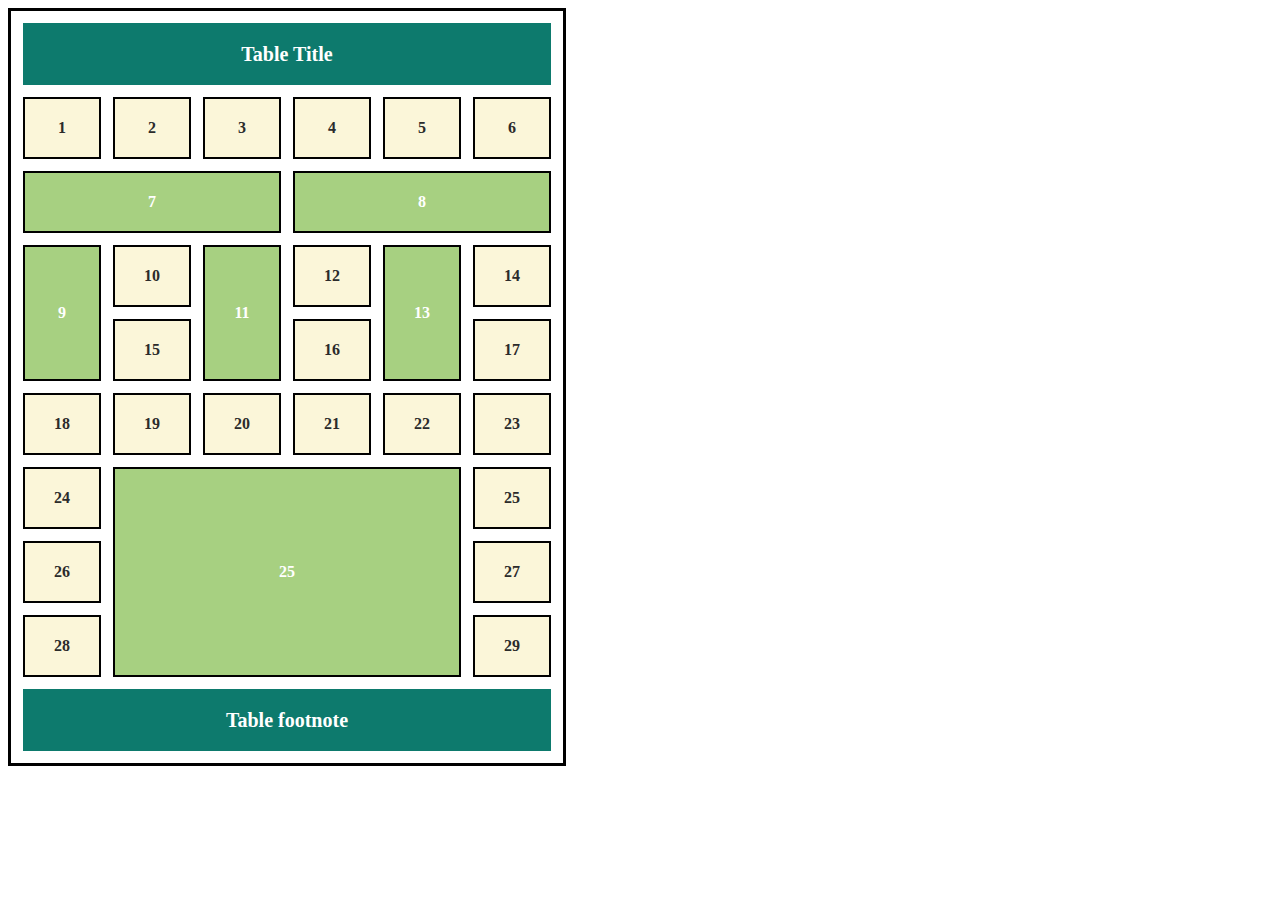
<file: index.html>
<!DOCTYPE html>
<html lang="en">
<head>
  <meta charset="UTF-8">
  <title>Scoped Grid</title>
  <style>

    table {
      border-collapse: separate;
      border-spacing: 12px;
      background: white;
      border: 3px solid black;
    }

    th, td {
      min-width: 72px;
      height: 56px;
      text-align: center;
      vertical-align: middle;
      font-weight: 700;
      border: 2px solid black;
    }

    th[scope="col"] {
      background: #0d7a6d;
      color: #fff;
      border-color: #0d7a6d;
      font-size: 20px;
    }

    td[scope="normal"] {
      background: #fbf6d9;
      color: #2b2b2b;
    }

    td[scope="green"] {
      background: #a7d081;
      color: #ffffff;
    }
  </style>
</head>
<body>

<table>
  <tr>
    <th scope="col" colspan="6">Table Title</th>
  </tr>

  <tr>
    <td scope="normal">1</td>
    <td scope="normal">2</td>
    <td scope="normal">3</td>
    <td scope="normal">4</td>
    <td scope="normal">5</td>
    <td scope="normal">6</td>
  </tr>

  <tr>
    <td scope="green" colspan="3">7</td>
    <td scope="green" colspan="3">8</td>
  </tr>

  <tr>
    <td scope="green" rowspan="2">9</td>
    <td scope="normal">10</td>
    <td scope="green" rowspan="2">11</td>
    <td scope="normal">12</td>
    <td scope="green" rowspan="2">13</td>
    <td scope="normal">14</td>
  </tr>

  <tr>
    <td scope="normal">15</td>
    <td scope="normal">16</td>
    <td scope="normal">17</td>
  </tr>

  <tr>
    <td scope="normal">18</td>
    <td scope="normal">19</td>
    <td scope="normal">20</td>
    <td scope="normal">21</td>
    <td scope="normal">22</td>
    <td scope="normal">23</td>
  </tr>

  <tr>
    <td scope="normal">24</td>
    <td scope="green" colspan="4" rowspan="3">25</td>
    <td scope="normal">25</td>
  </tr>

  <tr>
    <td scope="normal">26</td>
    <td scope="normal">27</td>
  </tr>

  <tr>
    <td scope="normal">28</td>
    <td scope="normal">29</td>
  </tr>

  <tr>
    <th scope="col" colspan="6">Table footnote</th>
  </tr>
</table>

</body>
</html>
</file>
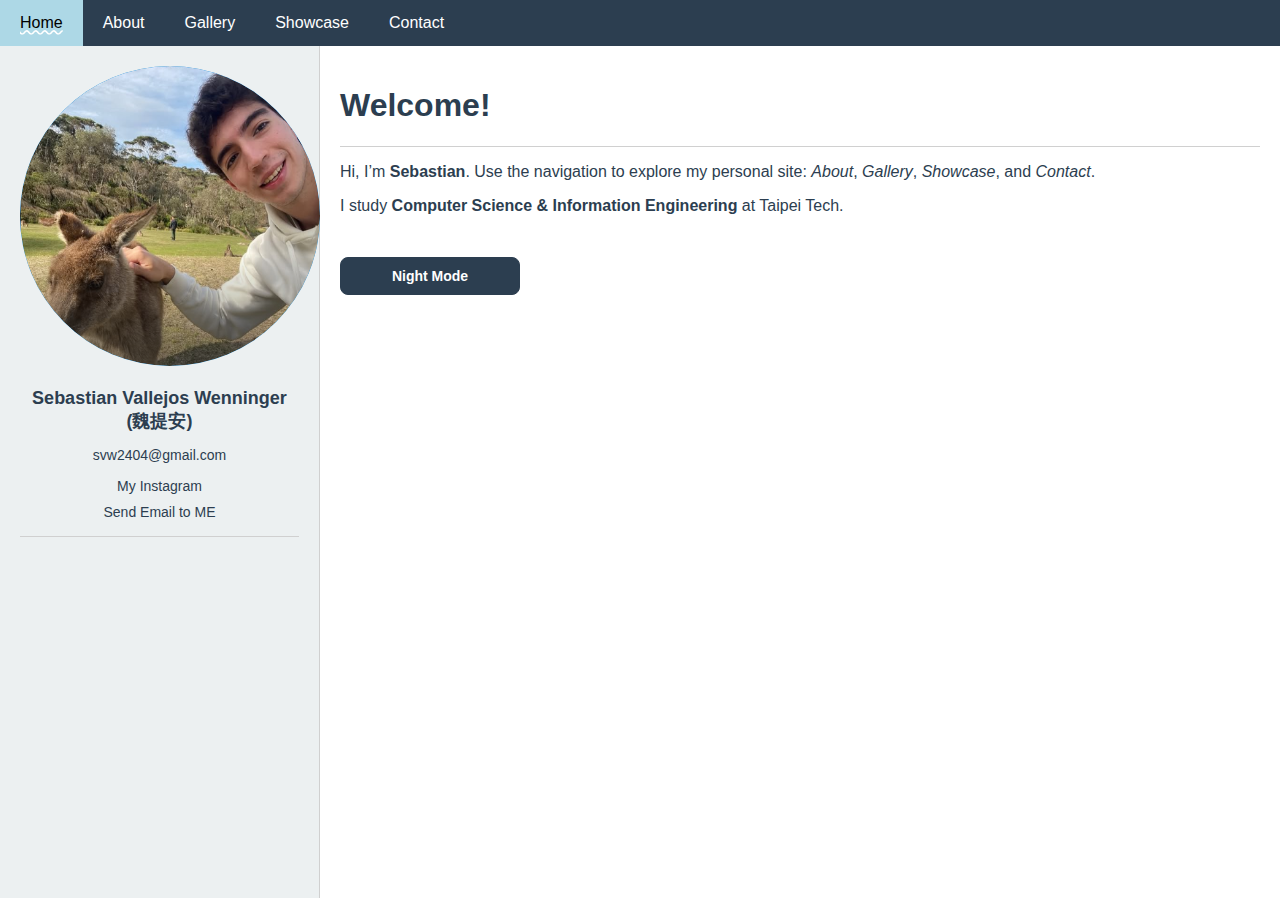
<file: docs/index.html>
<!DOCTYPE html>
<html lang="en">
<head>
  <meta charset="UTF-8" />
  <title>Sebastian’s Personal Webpage — Home</title>
  <link rel="stylesheet" href="styles.css" />
  <script src="script.js" defer></script>
</head>
<body>
  <ul class="navbar">
    <li><a href="index.html" class="active">Home</a></li>
    <li><a href="about.html">About</a></li>
    <li><a href="gallery.html">Gallery</a></li>
    <li><a href="showcase.html">Showcase</a></li>
    <li><a href="contact.html">Contact</a></li>
  </ul>

  <div class="container">
    <div class="left-panel">
      <div class="profile-photo">
        <img src="sebassssssssssss.png" alt="Sebastian's Photo">
      </div>
      <p class="profile-name">Sebastian Vallejos Wenninger (魏提安)</p>
      <p class="profile-email"><a href="mailto:svw2404@gmail.com">svw2404@gmail.com</a></p>

      <div class="left-links">
        <a href="https://www.instagram.com/_sebasvallejos/" target="_blank">My Instagram</a>
        <a href="mailto:svw2404@gmail.com">Send Email to ME</a>
      </div>
      <hr>
    </div>

    <div class="right-panel">
      <h1>Welcome!</h1>
      <hr>
      <p>
        Hi, I’m <strong>Sebastian</strong>. Use the navigation to explore my personal site:
        <em>About</em>, <em>Gallery</em>, <em>Showcase</em>, and <em>Contact</em>.
      </p>
      <p>I study <strong>Computer Science & Information Engineering</strong> at Taipei Tech.</p>
      <br>

      <button id="night-mode-btn" class="night-btn" type="button">Night Mode</button>
    </div>
  </div>
</body>
</html>
</file>
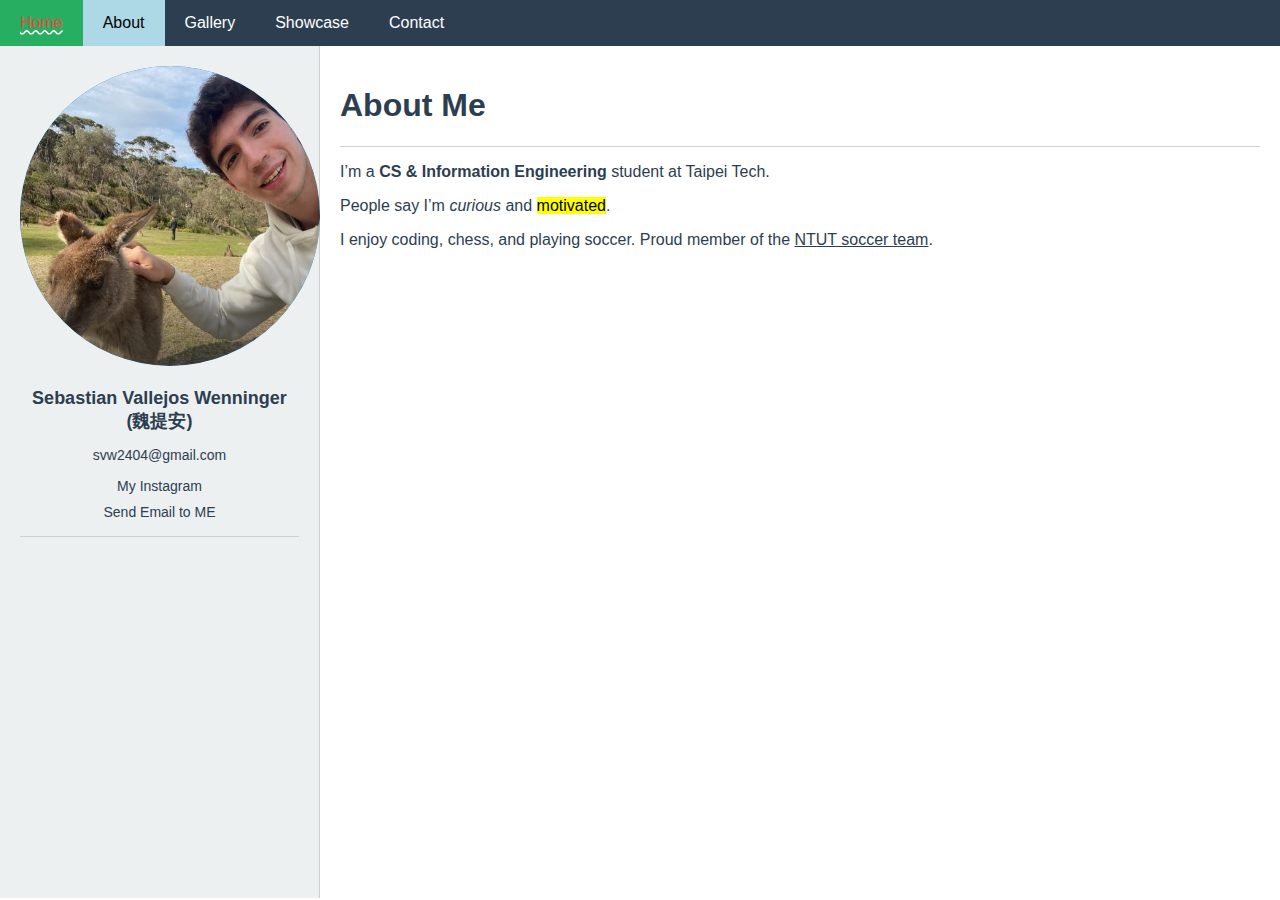
<file: docs/about.html>
<!DOCTYPE html>
<html lang="en">
<head>
  <meta charset="UTF-8" />
  <title>Sebastian — About</title>
  <link rel="stylesheet" href="styles.css" />
  <script src="script.js" defer></script>
</head>
<body>
  <ul class="navbar">
    <li><a href="index.html">Home</a></li>
    <li><a href="about.html" class="active">About</a></li>
    <li><a href="gallery.html">Gallery</a></li>
    <li><a href="showcase.html">Showcase</a></li>
    <li><a href="contact.html">Contact</a></li>
  </ul>

  <div class="container">
    <div class="left-panel">
      <div class="profile-photo">
        <img src="sebassssssssssss.png" alt="Sebastian's Photo">
      </div>
      <p class="profile-name">Sebastian Vallejos Wenninger (魏提安)</p>
      <p class="profile-email"><a href="mailto:svw2404@gmail.com">svw2404@gmail.com</a></p>

      <div class="left-links">
        <a href="https://www.instagram.com/_sebasvallejos/" target="_blank">My Instagram</a>
        <a href="mailto:svw2404@gmail.com">Send Email to ME</a>
      </div>
      <hr>
    </div>

    <div class="right-panel">
      <h1>About Me</h1>
      <hr>
      <p>I’m a <strong>CS & Information Engineering</strong> student at Taipei Tech.</p>
      <p>People say I’m <em>curious</em> and <mark>motivated</mark>.</p>
      <p>I enjoy coding, chess, and playing soccer. Proud member of the <ins>NTUT soccer team</ins>.</p>
    </div>
  </div>
</body>
</html>
</file>
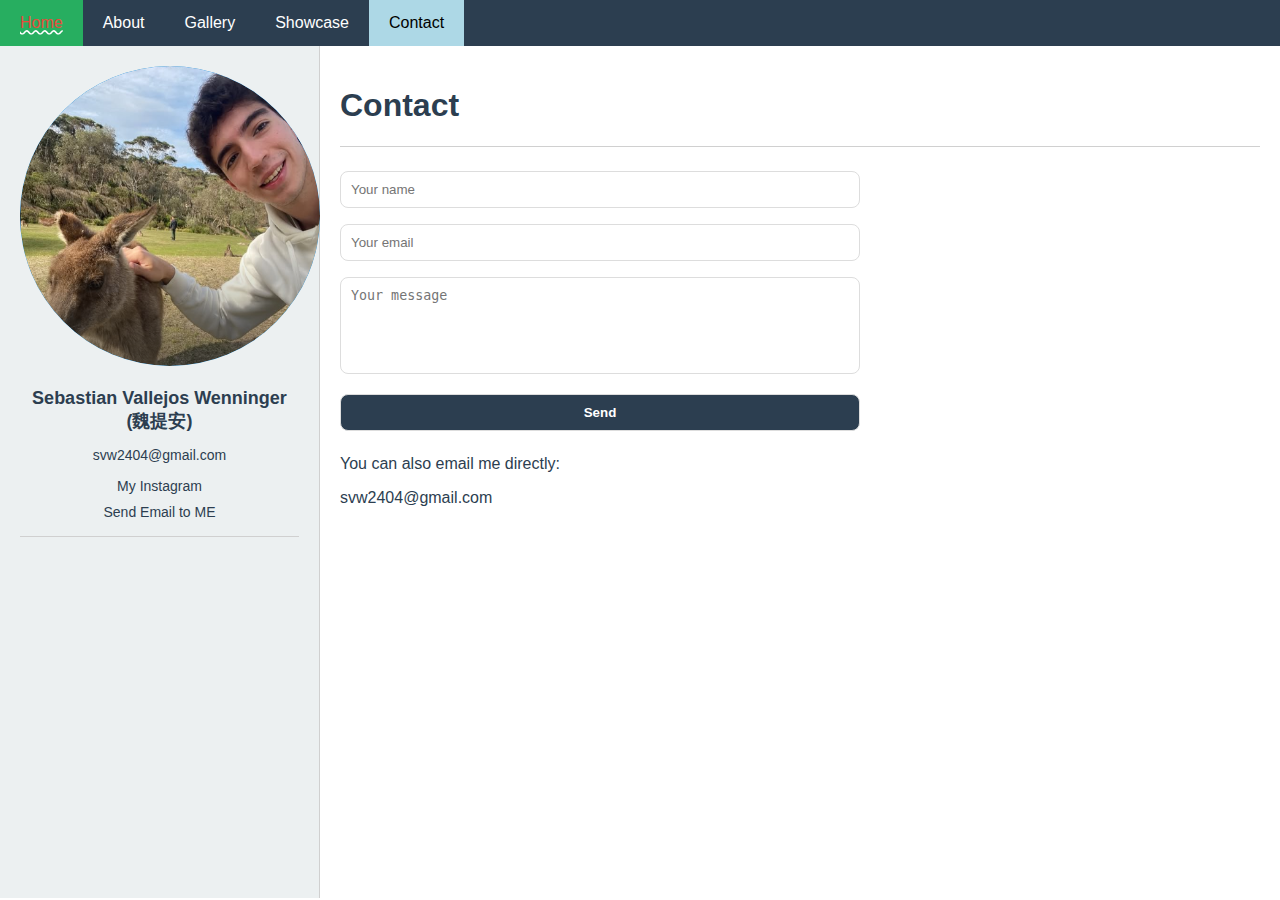
<file: docs/contact.html>
<!DOCTYPE html>
<html lang="en">
<head>
  <meta charset="UTF-8" />
  <title>Sebastian — Contact</title>
  <link rel="stylesheet" href="styles.css" />
  <script src="script.js" defer></script>
</head>
<body>
  <ul class="navbar">
    <li><a href="index.html">Home</a></li>
    <li><a href="about.html">About</a></li>
    <li><a href="gallery.html">Gallery</a></li>
    <li><a href="showcase.html">Showcase</a></li>
    <li><a href="contact.html" class="active">Contact</a></li>
  </ul>

  <div class="container">
    <div class="left-panel">
      <div class="profile-photo">
        <img src="sebassssssssssss.png" alt="Sebastian's Photo">
      </div>
      <p class="profile-name">Sebastian Vallejos Wenninger (魏提安)</p>
      <p class="profile-email"><a href="mailto:svw2404@gmail.com">svw2404@gmail.com</a></p>
      <div class="left-links">
        <a href="https://www.instagram.com/_sebasvallejos/" target="_blank">My Instagram</a>
        <a href="mailto:svw2404@gmail.com">Send Email to ME</a>
      </div>
      <hr>
    </div>

    <div class="right-panel">
      <h1>Contact</h1>
      <hr>
      <form id="contact-form">
        <input type="text" name="name" placeholder="Your name" required />
        <input type="email" name="email" placeholder="Your email" required />
        <textarea name="message" rows="5" placeholder="Your message"></textarea>
        <button type="submit">Send</button>
        </form>
      <p>You can also email me directly:</p>
      <p><a href="mailto:svw2404@gmail.com">svw2404@gmail.com</a></p>
    </div>
  </div>
</body>
</html>
</file>
<file: docs/styles.css>
* { box-sizing: border-box; }
html, body {
  margin: 0;
  padding: 0;
  font-family: Arial, Helvetica, sans-serif;
  background: #ffffff;
  color: #2c3e50;
}

a { color: #2c3e50; text-decoration: none; }
a:hover { color: #27ae60; text-decoration: underline wavy; }

.navbar {
  list-style: none;
  margin: 0;
  padding: 0;
  background-color: #2c3e50;
  display: flex;
}
.navbar li { margin: 0; }
.navbar li a {
  display: block;
  color: white;
  padding: 14px 20px;
}
.navbar li a:hover {
  background-color: #27ae60;
  color: #e74c3c;
  text-decoration: underline wavy white;
}
.navbar li a.active,
.navbar li a:active {
  background-color: lightblue;
  color: black;
}

.container {
  display: flex;
  width: 100%;
  min-height: calc(100vh - 48px);
}

.profile-photo {
  display: inline-block;
  width: 300px;
  height: 300px;
  border-radius: 50%;
  overflow: hidden;
  background-color: #3498db;
}
.profile-photo img {
  width: 100%;
  height: 100%;
  border-radius: 50%;
  display: block;
}

.left-panel {
  width: 25%;
  background: #ecf0f1;
  padding: 20px;
  text-align: center;
  border-right: 1px solid #d0d0d0;
}

.profile-name {
  font-weight: 700;
  font-size: 18px;
  margin-bottom: 5px;
}
.profile-email {
  margin-bottom: 15px;
  font-size: 14px;
}

.left-links a {
  display: block;
  margin: 10px 0;
  font-size: 14px;
}

.right-panel {
  width: 75%;
  padding: 20px;
}

hr {
  border: none;
  border-top: 1px solid #d0d0d0;
  margin: 16px 0;
}

.gallery-grid {
  display: grid;
  gap: 18px;
  grid-template-columns: repeat(auto-fit, minmax(300px, 1fr));
}

.hover-stack {
  position: relative;
  width: 300px;
  height: 300px;
  overflow: hidden;
  background: #fff;
}
.hover-stack .img-base,
.hover-stack .img-hover {
  position: absolute;
  width: 300px;
  height: 300px;
  object-fit: cover;
  top: 0;
  left: 0;
}
.hover-stack .img-hover {
  opacity: 0;
  transition: opacity 300ms ease-in-out;
}
.hover-stack:hover .img-hover {
  opacity: 1;
}
.hover-stack .caption {
  position: absolute;
  left: 0;
  bottom: 0;
  width: 100%;
  height: 15%;
  background: rgba(0, 0, 0, 0.5);
  color: #fff;
  display: flex;
  align-items: center;
  padding-left: 10px;
  font-size: 14px;
  opacity: 0;
  transition: opacity 300ms ease-in-out;
}
.hover-stack:hover .caption {
  opacity: 1;
}

map area {
  pointer-events: auto;
}

form { max-width: 520px; }
input, textarea, button {
  width: 100%;
  padding: 10px;
  margin: 8px 0;
  border: 1px solid #ddd;
  border-radius: 8px;
}
textarea { resize: none; }
button {
  cursor: pointer;
  background: #2c3e50;
  color: #fff;
  font-weight: bold;
}
button:hover {
  background: #27ae60;
  color: #e74c3c;
}

.styled-3x3 {
  border-collapse: separate;
  border-spacing: 8px;
  border: 3px solid #2c3e50;
  background: #fff;
  margin-top: 12px;
}
.styled-3x3 th, .styled-3x3 td {
  min-width: 72px;
  height: 56px;
  text-align: center;
  vertical-align: middle;
  font-weight: 700;
  border: 2px solid #2c3e50;
  background: #fbf6d9;
  color: #2b2b2b;
}
.styled-3x3 thead th, .styled-3x3 tfoot th {
  background: #0d7a6d;
  color: #fff;
  border-color: #0d7a6d;
  font-size: 18px;
}

.showcase-controls {
  display: flex;
  flex-wrap: wrap;
  gap: 10px;
}
.showcase-controls button {
  width: 180px;
  padding: 10px 14px;
  font-size: 14px;
  font-weight: 700;
  border-radius: 8px;
  border: 1px solid #2c3e50;
  background: #2c3e50;
  color: #fff;
  cursor: pointer;
}
.showcase-controls button:hover {
  filter: brightness(1.05);
}

.break {
  flex-basis: 100%;
  height: 0;
}

.polaroid { margin-top: 20px; text-align: center; }
.polaroid-frame {
  background: #fff;
  border: 1px solid #ccc;
  padding: 12px 12px 36px 12px;
  box-shadow: 0 4px 10px rgba(0,0,0,0.4);
  display: inline-block;
}
.polaroid-frame img {
  width: 260px;
  height: 260px;
  object-fit: cover;
  border: 8px solid #fff;
  box-shadow: 0 4px 8px rgba(0,0,0,0.3);
  display: block;
}
.polaroid-controls {
  display: flex;
  justify-content: center;
  align-items: center;
  gap: 14px;
  margin-top: 10px;
}
.polaroid-controls button {
  width: 140px;
  padding: 10px;
  font-size: 14px;
  font-weight: 700;
  border-radius: 8px;
  border: 1px solid #2c3e50;
  background: #2c3e50;
  color: #fff;
  cursor: pointer;
}
.polaroid-controls button:hover { filter: brightness(1.05); }
#counter { min-width: 140px; display: inline-block; }

#reset-btn {
  width: 180px;
  padding: 10px 14px;
  font-size: 14px;
  font-weight: 700;
  border-radius: 8px;
  border: 1px solid #2c3e50;
  background: #2c3e50;
  color: #fff;
  cursor: pointer;
}

#ttt td {
  cursor: pointer;
  user-select: none;
  font-size: 32px;
  line-height: 50px;
}
#ttt td.x { color:#0d7a6d; }
#ttt td.o { color:#e74c3c; }

body.theme-dark {
  background: linear-gradient(#0b1f5a, #0a0f22);
  color: #fff;
}
body.theme-dark a { color:#cfe5ff; }

body.theme-dark .left-panel {
  background: #ecf0f1;
  color: #2c3e50;
  border-right: 1px solid #d0d0d0;
}
body.theme-dark .left-panel a { color: #2c3e50; }
body.theme-dark .left-panel a:hover { color:#27ae60; }
body.theme-dark .profile-name { color:#2c3e50; }
body.theme-dark .profile-email a { color:#2c3e50; }

.night-btn {
  width: 180px;
  padding: 10px 14px;
  font-size: 14px;
  font-weight: 700;
  border-radius: 8px;
  border: 1px solid #2c3e50;
  background: #2c3e50;
  color: #fff;
  cursor: pointer;
}
.night-btn:hover {
  background: #27ae60;
  color: #e74c3c;
}

body.theme-dark .night-btn {
  border: 1px solid #2c3e50;
  background: #2c3e50;
  color: #fff;
}
body.theme-dark .night-btn:hover {
  background: #27ae60;
  color: #e74c3c;
}
</file>
